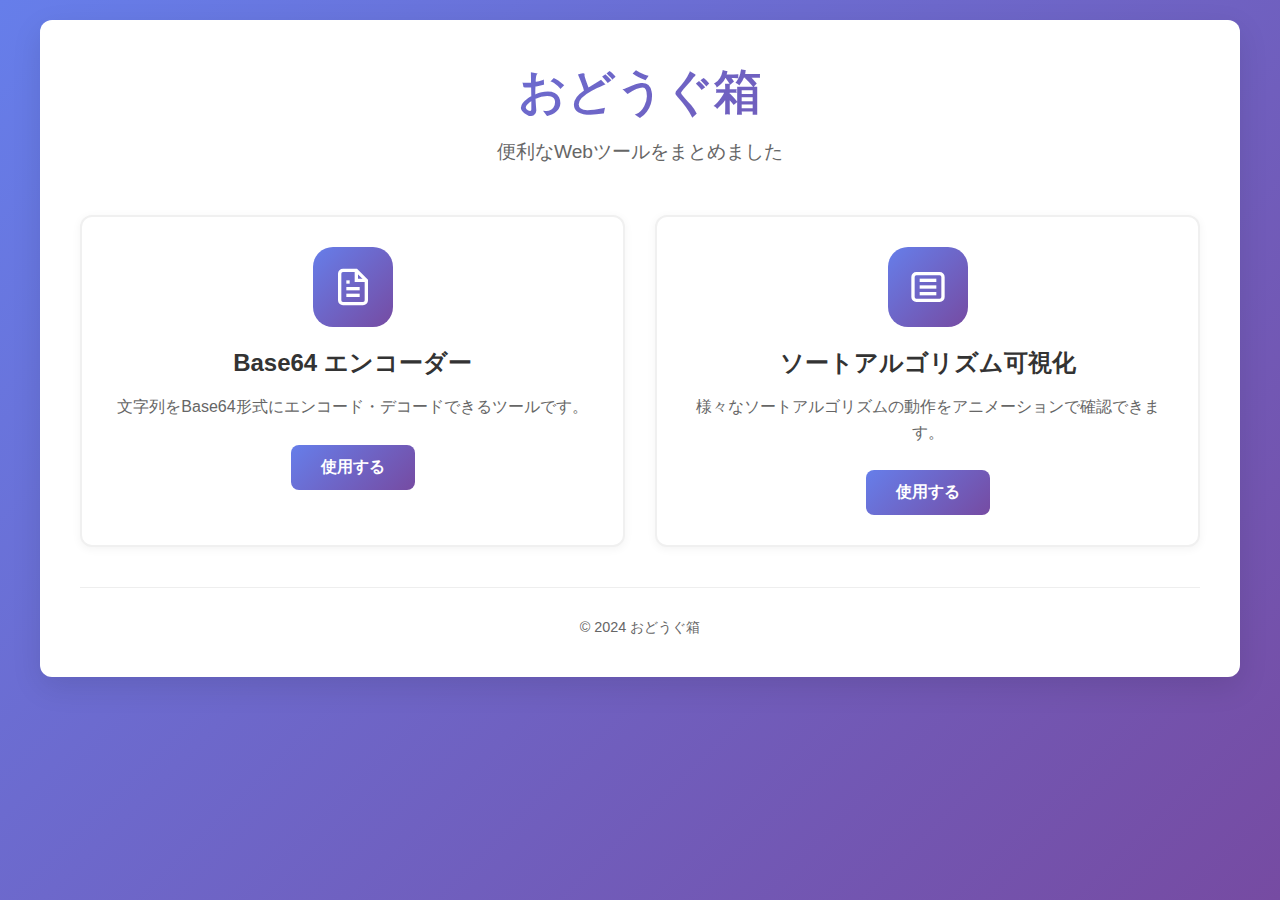
<file: index.html>
<!DOCTYPE html>
<html lang="ja">
<head>
    <meta charset="UTF-8">
    <meta name="viewport" content="width=device-width, initial-scale=1.0">
    <title>おどうぐ箱 - Webツール集</title>
    <link rel="stylesheet" href="styles.css">
</head>
<body>
    <div class="container">
        <header>
            <h1>おどうぐ箱</h1>
            <p>便利なWebツールをまとめました</p>
        </header>

        <main class="tools-grid">
            <div class="tool-card">
                <div class="tool-icon">
                    <svg viewBox="0 0 24 24" fill="none" stroke="currentColor" stroke-width="2">
                        <path d="M14 2H6a2 2 0 0 0-2 2v16a2 2 0 0 0 2 2h12a2 2 0 0 0 2-2V8z"/>
                        <polyline points="14,2 14,8 20,8"/>
                        <line x1="16" y1="13" x2="8" y2="13"/>
                        <line x1="16" y1="17" x2="8" y2="17"/>
                        <polyline points="10,9 9,9 8,9"/>
                    </svg>
                </div>
                <h2>Base64 エンコーダー</h2>
                <p>文字列をBase64形式にエンコード・デコードできるツールです。</p>
                <a href="base64.html" class="btn btn-primary">使用する</a>
            </div>

            <div class="tool-card">
                <div class="tool-icon">
                    <svg viewBox="0 0 24 24" fill="none" stroke="currentColor" stroke-width="2">
                        <rect x="3" y="4" width="18" height="16" rx="2"/>
                        <path d="M7 8h10"/>
                        <path d="M7 12h10"/>
                        <path d="M7 16h10"/>
                    </svg>
                </div>
                <h2>ソートアルゴリズム可視化</h2>
                <p>様々なソートアルゴリズムの動作をアニメーションで確認できます。</p>
                <a href="sorting.html" class="btn btn-primary">使用する</a>
            </div>
        </main>

        <footer>
            <p>&copy; 2024 おどうぐ箱</p>
        </footer>
    </div>
</body>
</html>
</file>
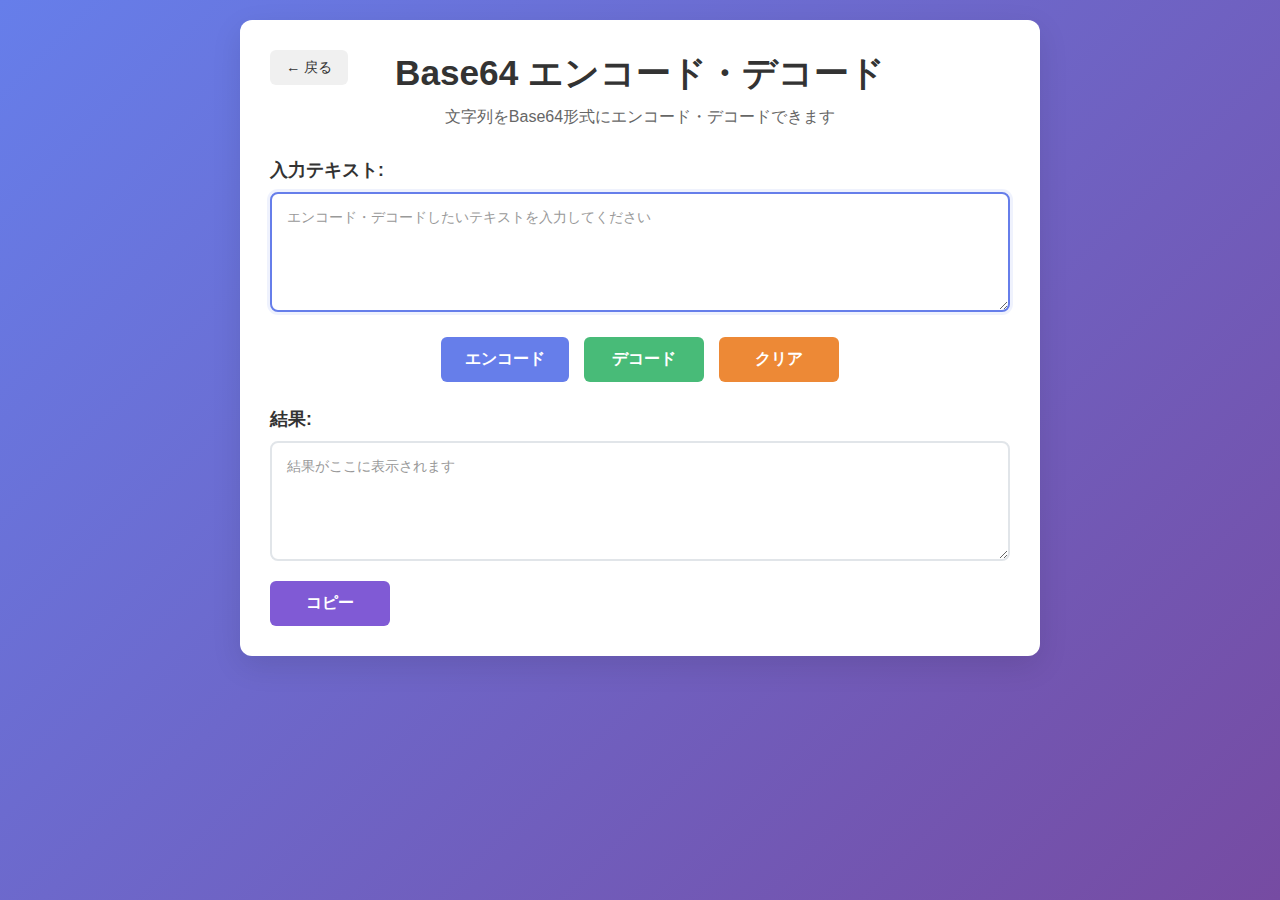
<file: base64.html>
<!DOCTYPE html>
<html lang="ja">
<head>
    <meta charset="UTF-8">
    <meta name="viewport" content="width=device-width, initial-scale=1.0">
    <title>Base64 エンコード・デコード</title>
    <link rel="stylesheet" href="base64.css">
</head>
<body>
    <div class="container">
        <header>
            <a href="index.html" class="back-btn">← 戻る</a>
            <h1>Base64 エンコード・デコード</h1>
            <p>文字列をBase64形式にエンコード・デコードできます</p>
        </header>

        <main>
            <div class="input-section">
                <label for="inputText">入力テキスト:</label>
                <textarea id="inputText" placeholder="エンコード・デコードしたいテキストを入力してください"></textarea>
            </div>

            <div class="button-section">
                <button id="encodeBtn" class="btn btn-primary">エンコード</button>
                <button id="decodeBtn" class="btn btn-secondary">デコード</button>
                <button id="clearBtn" class="btn btn-clear">クリア</button>
            </div>

            <div class="output-section">
                <label for="outputText">結果:</label>
                <textarea id="outputText" readonly placeholder="結果がここに表示されます"></textarea>
                <button id="copyBtn" class="btn btn-copy">コピー</button>
            </div>

            <div id="errorMsg" class="error-msg"></div>
        </main>
    </div>

    <script src="base64.js"></script>
</body>
</html>
</file>
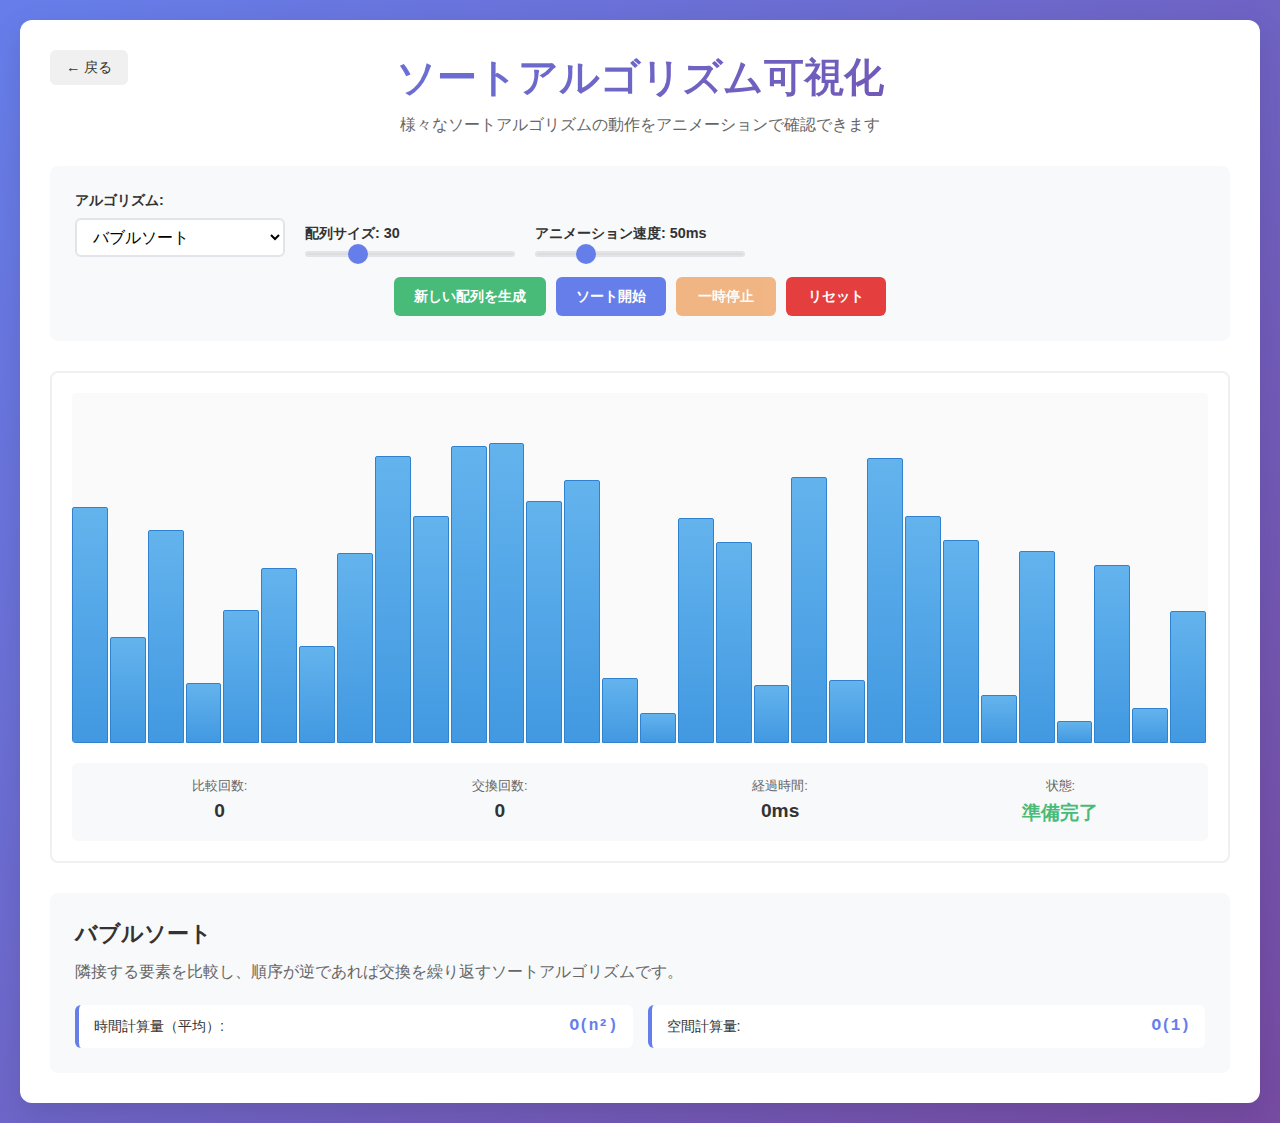
<file: sorting.html>
<!DOCTYPE html>
<html lang="ja">
<head>
    <meta charset="UTF-8">
    <meta name="viewport" content="width=device-width, initial-scale=1.0">
    <title>ソートアルゴリズム可視化 - おどうぐ箱</title>
    <link rel="stylesheet" href="sorting.css">
</head>
<body>
    <div class="container">
        <header>
            <a href="index.html" class="back-btn">← 戻る</a>
            <h1>ソートアルゴリズム可視化</h1>
            <p>様々なソートアルゴリズムの動作をアニメーションで確認できます</p>
        </header>

        <main>
            <div class="controls">
                <div class="control-group">
                    <label for="algorithmSelect">アルゴリズム:</label>
                    <select id="algorithmSelect">
                        <option value="bubble">バブルソート</option>
                        <option value="selection">選択ソート</option>
                        <option value="insertion">挿入ソート</option>
                        <option value="quick">クイックソート</option>
                        <option value="merge">マージソート</option>
                    </select>
                </div>

                <div class="control-group">
                    <label for="arraySizeSlider">配列サイズ: <span id="arraySizeValue">30</span></label>
                    <input type="range" id="arraySizeSlider" min="10" max="100" value="30">
                </div>

                <div class="control-group">
                    <label for="speedSlider">アニメーション速度: <span id="speedValue">50</span>ms</label>
                    <input type="range" id="speedSlider" min="10" max="200" value="50">
                </div>

                <div class="button-group">
                    <button id="generateBtn" class="btn btn-secondary">新しい配列を生成</button>
                    <button id="sortBtn" class="btn btn-primary">ソート開始</button>
                    <button id="pauseBtn" class="btn btn-warning" disabled>一時停止</button>
                    <button id="resetBtn" class="btn btn-clear">リセット</button>
                </div>
            </div>

            <div class="visualization">
                <div id="arrayContainer" class="array-container">
                    <!-- バーがここに動的に生成されます -->
                </div>
                <div class="statistics">
                    <div class="stat">
                        <span class="stat-label">比較回数:</span>
                        <span id="comparisons">0</span>
                    </div>
                    <div class="stat">
                        <span class="stat-label">交換回数:</span>
                        <span id="swaps">0</span>
                    </div>
                    <div class="stat">
                        <span class="stat-label">経過時間:</span>
                        <span id="elapsedTime">0ms</span>
                    </div>
                    <div class="stat">
                        <span class="stat-label">状態:</span>
                        <span id="status" class="status-ready">準備完了</span>
                    </div>
                </div>
            </div>

            <div class="algorithm-info">
                <h3 id="algoTitle">バブルソート</h3>
                <p id="algoDescription">隣接する要素を比較し、順序が逆であれば交換を繰り返すソートアルゴリズムです。</p>
                <div class="complexity">
                    <div class="complexity-item">
                        <span class="complexity-label">時間計算量（平均）:</span>
                        <span id="timeComplexity">O(n²)</span>
                    </div>
                    <div class="complexity-item">
                        <span class="complexity-label">空間計算量:</span>
                        <span id="spaceComplexity">O(1)</span>
                    </div>
                </div>
            </div>
        </main>
    </div>

    <script src="sorting.js"></script>
</body>
</html>
</file>
<file: styles.css>
* {
    margin: 0;
    padding: 0;
    box-sizing: border-box;
}

body {
    font-family: -apple-system, BlinkMacSystemFont, 'Segoe UI', Roboto, 'Helvetica Neue', Arial, sans-serif;
    background: linear-gradient(135deg, #667eea 0%, #764ba2 100%);
    min-height: 100vh;
    padding: 20px;
}

.container {
    max-width: 1200px;
    margin: 0 auto;
    background: white;
    border-radius: 12px;
    box-shadow: 0 10px 30px rgba(0, 0, 0, 0.1);
    padding: 40px;
}

header {
    text-align: center;
    margin-bottom: 50px;
}

header h1 {
    color: #333;
    font-size: 3rem;
    margin-bottom: 15px;
    font-weight: 700;
    background: linear-gradient(135deg, #667eea 0%, #764ba2 100%);
    -webkit-background-clip: text;
    -webkit-text-fill-color: transparent;
    background-clip: text;
}

header p {
    color: #666;
    font-size: 1.2rem;
}

.tools-grid {
    display: grid;
    grid-template-columns: repeat(auto-fit, minmax(300px, 1fr));
    gap: 30px;
    margin-bottom: 40px;
}

.tool-card {
    background: #fff;
    border: 2px solid #f0f0f0;
    border-radius: 12px;
    padding: 30px;
    text-align: center;
    transition: all 0.3s ease;
    box-shadow: 0 2px 10px rgba(0, 0, 0, 0.05);
}

.tool-card:hover {
    transform: translateY(-5px);
    box-shadow: 0 10px 30px rgba(0, 0, 0, 0.15);
    border-color: #667eea;
}

.tool-icon {
    width: 80px;
    height: 80px;
    margin: 0 auto 20px;
    background: linear-gradient(135deg, #667eea 0%, #764ba2 100%);
    border-radius: 20px;
    display: flex;
    align-items: center;
    justify-content: center;
    color: white;
}

.tool-icon svg {
    width: 40px;
    height: 40px;
}

.tool-card h2 {
    color: #333;
    font-size: 1.5rem;
    margin-bottom: 15px;
    font-weight: 600;
}

.tool-card p {
    color: #666;
    font-size: 1rem;
    line-height: 1.6;
    margin-bottom: 25px;
}

.btn {
    display: inline-block;
    padding: 12px 30px;
    text-decoration: none;
    border-radius: 8px;
    font-size: 1rem;
    font-weight: 600;
    transition: all 0.3s ease;
    border: none;
    cursor: pointer;
}

.btn-primary {
    background: linear-gradient(135deg, #667eea 0%, #764ba2 100%);
    color: white;
}

.btn-primary:hover {
    transform: translateY(-2px);
    box-shadow: 0 5px 15px rgba(102, 126, 234, 0.4);
}

footer {
    text-align: center;
    padding-top: 30px;
    border-top: 1px solid #eee;
    color: #666;
    font-size: 0.9rem;
}

@media (max-width: 768px) {
    .container {
        padding: 30px 20px;
        margin: 10px;
    }
    
    header h1 {
        font-size: 2.5rem;
    }
    
    header p {
        font-size: 1rem;
    }
    
    .tools-grid {
        grid-template-columns: 1fr;
        gap: 20px;
    }
    
    .tool-card {
        padding: 25px 20px;
    }
    
    .tool-icon {
        width: 70px;
        height: 70px;
        margin-bottom: 15px;
    }
    
    .tool-icon svg {
        width: 35px;
        height: 35px;
    }
    
    .tool-card h2 {
        font-size: 1.3rem;
    }
}

@media (max-width: 480px) {
    body {
        padding: 10px;
    }
    
    .container {
        padding: 20px 15px;
    }
    
    header h1 {
        font-size: 2rem;
    }
    
    header p {
        font-size: 0.9rem;
    }
    
    .tool-card {
        padding: 20px 15px;
    }
}
</file>
<file: base64.css>
* {
    margin: 0;
    padding: 0;
    box-sizing: border-box;
}

body {
    font-family: -apple-system, BlinkMacSystemFont, 'Segoe UI', Roboto, 'Helvetica Neue', Arial, sans-serif;
    background: linear-gradient(135deg, #667eea 0%, #764ba2 100%);
    min-height: 100vh;
    padding: 20px;
}

.container {
    max-width: 800px;
    margin: 0 auto;
    background: white;
    border-radius: 12px;
    box-shadow: 0 10px 30px rgba(0, 0, 0, 0.1);
    padding: 30px;
}

header {
    position: relative;
    text-align: center;
    margin-bottom: 30px;
}

.back-btn {
    position: absolute;
    left: 0;
    top: 0;
    padding: 8px 16px;
    background: #f0f0f0;
    color: #333;
    text-decoration: none;
    border-radius: 6px;
    font-size: 0.9rem;
    transition: all 0.3s ease;
}

.back-btn:hover {
    background: #e0e0e0;
    transform: translateX(-2px);
}

header h1 {
    color: #333;
    font-size: 2.2rem;
    margin-bottom: 10px;
    font-weight: 600;
}

header p {
    color: #666;
    font-size: 1rem;
}

main {
    display: flex;
    flex-direction: column;
    gap: 25px;
}

.input-section,
.output-section {
    display: flex;
    flex-direction: column;
    gap: 10px;
}

label {
    font-weight: 600;
    color: #333;
    font-size: 1.1rem;
}

textarea {
    width: 100%;
    min-height: 120px;
    padding: 15px;
    border: 2px solid #e1e5e9;
    border-radius: 8px;
    font-family: 'Monaco', 'Menlo', 'Ubuntu Mono', monospace;
    font-size: 14px;
    resize: vertical;
    transition: border-color 0.3s ease;
}

textarea:focus {
    outline: none;
    border-color: #667eea;
    box-shadow: 0 0 0 3px rgba(102, 126, 234, 0.1);
}

textarea::placeholder {
    color: #999;
}

.button-section {
    display: flex;
    gap: 15px;
    justify-content: center;
    flex-wrap: wrap;
}

.btn {
    padding: 12px 24px;
    border: none;
    border-radius: 6px;
    font-size: 1rem;
    font-weight: 600;
    cursor: pointer;
    transition: all 0.3s ease;
    min-width: 120px;
}

.btn-primary {
    background: #667eea;
    color: white;
}

.btn-primary:hover {
    background: #5a6fd8;
    transform: translateY(-2px);
}

.btn-secondary {
    background: #48bb78;
    color: white;
}

.btn-secondary:hover {
    background: #38a169;
    transform: translateY(-2px);
}

.btn-clear {
    background: #ed8936;
    color: white;
}

.btn-clear:hover {
    background: #dd7724;
    transform: translateY(-2px);
}

.btn-copy {
    background: #805ad5;
    color: white;
    align-self: flex-start;
    margin-top: 10px;
}

.btn-copy:hover {
    background: #6b46c1;
    transform: translateY(-2px);
}

.error-msg {
    color: #e53e3e;
    background: #fed7d7;
    padding: 12px;
    border-radius: 6px;
    border-left: 4px solid #e53e3e;
    display: none;
    font-weight: 500;
}

.error-msg.show {
    display: block;
}

@media (max-width: 768px) {
    .container {
        padding: 20px;
        margin: 10px;
    }
    
    header h1 {
        font-size: 1.8rem;
    }
    
    .button-section {
        flex-direction: column;
        align-items: center;
    }
    
    .btn {
        width: 100%;
        max-width: 200px;
    }
    
    textarea {
        min-height: 100px;
        font-size: 16px;
    }
}

@media (max-width: 480px) {
    body {
        padding: 10px;
    }
    
    .container {
        padding: 15px;
    }
    
    header h1 {
        font-size: 1.5rem;
    }
    
    header p {
        font-size: 0.9rem;
    }
}
</file>
<file: sorting.css>
* {
    margin: 0;
    padding: 0;
    box-sizing: border-box;
}

body {
    font-family: -apple-system, BlinkMacSystemFont, 'Segoe UI', Roboto, 'Helvetica Neue', Arial, sans-serif;
    background: linear-gradient(135deg, #667eea 0%, #764ba2 100%);
    min-height: 100vh;
    padding: 20px;
}

.container {
    max-width: 1400px;
    margin: 0 auto;
    background: white;
    border-radius: 12px;
    box-shadow: 0 10px 30px rgba(0, 0, 0, 0.1);
    padding: 30px;
}

header {
    position: relative;
    text-align: center;
    margin-bottom: 30px;
}

.back-btn {
    position: absolute;
    left: 0;
    top: 0;
    padding: 8px 16px;
    background: #f0f0f0;
    color: #333;
    text-decoration: none;
    border-radius: 6px;
    font-size: 0.9rem;
    transition: all 0.3s ease;
}

.back-btn:hover {
    background: #e0e0e0;
    transform: translateX(-2px);
}

header h1 {
    color: #333;
    font-size: 2.5rem;
    margin-bottom: 10px;
    font-weight: 700;
    background: linear-gradient(135deg, #667eea 0%, #764ba2 100%);
    -webkit-background-clip: text;
    -webkit-text-fill-color: transparent;
    background-clip: text;
}

header p {
    color: #666;
    font-size: 1rem;
}

.controls {
    background: #f8f9fa;
    border-radius: 8px;
    padding: 25px;
    margin-bottom: 30px;
    display: grid;
    grid-template-columns: repeat(auto-fit, minmax(200px, 1fr));
    gap: 20px;
    align-items: end;
}

.control-group {
    display: flex;
    flex-direction: column;
    gap: 8px;
}

.control-group label {
    font-weight: 600;
    color: #333;
    font-size: 0.9rem;
}

select, input[type="range"] {
    padding: 8px 12px;
    border: 2px solid #e1e5e9;
    border-radius: 6px;
    font-size: 1rem;
    background: white;
    transition: border-color 0.3s ease;
}

select:focus, input[type="range"]:focus {
    outline: none;
    border-color: #667eea;
}

input[type="range"] {
    -webkit-appearance: none;
    height: 6px;
    background: #ddd;
    border-radius: 3px;
    padding: 0;
}

input[type="range"]::-webkit-slider-thumb {
    -webkit-appearance: none;
    width: 20px;
    height: 20px;
    background: #667eea;
    border-radius: 50%;
    cursor: pointer;
}

input[type="range"]::-moz-range-thumb {
    width: 20px;
    height: 20px;
    background: #667eea;
    border-radius: 50%;
    cursor: pointer;
    border: none;
}

.button-group {
    display: flex;
    gap: 10px;
    flex-wrap: wrap;
    grid-column: 1 / -1;
    justify-content: center;
}

.btn {
    padding: 10px 20px;
    border: none;
    border-radius: 6px;
    font-size: 0.9rem;
    font-weight: 600;
    cursor: pointer;
    transition: all 0.3s ease;
    min-width: 100px;
}

.btn:disabled {
    opacity: 0.6;
    cursor: not-allowed;
    transform: none !important;
}

.btn-primary {
    background: #667eea;
    color: white;
}

.btn-primary:hover:not(:disabled) {
    background: #5a6fd8;
    transform: translateY(-2px);
}

.btn-secondary {
    background: #48bb78;
    color: white;
}

.btn-secondary:hover:not(:disabled) {
    background: #38a169;
    transform: translateY(-2px);
}

.btn-warning {
    background: #ed8936;
    color: white;
}

.btn-warning:hover:not(:disabled) {
    background: #dd7724;
    transform: translateY(-2px);
}

.btn-clear {
    background: #e53e3e;
    color: white;
}

.btn-clear:hover:not(:disabled) {
    background: #c53030;
    transform: translateY(-2px);
}

.visualization {
    background: white;
    border: 2px solid #f0f0f0;
    border-radius: 8px;
    padding: 20px;
    margin-bottom: 30px;
}

.array-container {
    position: relative;
    height: 350px;
    margin-bottom: 20px;
    background: #fafafa;
    border-radius: 4px;
    overflow: hidden;
}

.array-bar {
    position: absolute;
    bottom: 0;
    background: linear-gradient(to top, #4299e1, #63b3ed);
    border-radius: 2px 2px 0 0;
    transition: all 0.3s ease;
    border: 1px solid #3182ce;
}

.array-bar.comparing {
    background: linear-gradient(to top, #ed8936, #f6ad55);
    border-color: #dd7724;
    transform: translateY(-5px);
}

.array-bar.swapping {
    background: linear-gradient(to top, #e53e3e, #fc8181);
    border-color: #c53030;
    transform: translateY(-8px);
}

.array-bar.sorted {
    background: linear-gradient(to top, #48bb78, #68d391);
    border-color: #38a169;
}

.array-bar.pivot {
    background: linear-gradient(to top, #805ad5, #b794f6);
    border-color: #6b46c1;
    transform: translateY(-10px);
}

.statistics {
    display: grid;
    grid-template-columns: repeat(auto-fit, minmax(150px, 1fr));
    gap: 15px;
    background: #f8f9fa;
    padding: 15px;
    border-radius: 6px;
}

.stat {
    display: flex;
    flex-direction: column;
    align-items: center;
    gap: 5px;
}

.stat-label {
    font-size: 0.8rem;
    color: #666;
    font-weight: 500;
}

.stat-label + span {
    font-size: 1.2rem;
    font-weight: 700;
    color: #333;
}

.status-ready {
    color: #48bb78 !important;
}

.status-sorting {
    color: #667eea !important;
}

.status-paused {
    color: #ed8936 !important;
}

.status-completed {
    color: #38a169 !important;
}

.algorithm-info {
    background: #f8f9fa;
    border-radius: 8px;
    padding: 25px;
}

.algorithm-info h3 {
    color: #333;
    font-size: 1.4rem;
    margin-bottom: 10px;
    font-weight: 600;
}

.algorithm-info p {
    color: #666;
    line-height: 1.6;
    margin-bottom: 20px;
}

.complexity {
    display: grid;
    grid-template-columns: repeat(auto-fit, minmax(200px, 1fr));
    gap: 15px;
}

.complexity-item {
    display: flex;
    justify-content: space-between;
    align-items: center;
    background: white;
    padding: 12px 15px;
    border-radius: 6px;
    border-left: 4px solid #667eea;
}

.complexity-label {
    font-weight: 500;
    color: #333;
    font-size: 0.9rem;
}

.complexity-item span:last-child {
    font-family: 'Monaco', 'Menlo', 'Ubuntu Mono', monospace;
    font-weight: 700;
    color: #667eea;
    font-size: 1rem;
}

@media (max-width: 1024px) {
    .controls {
        grid-template-columns: 1fr;
        gap: 15px;
    }
    
    .button-group {
        grid-column: 1;
    }
    
    .array-container {
        height: 300px;
    }
}

@media (max-width: 768px) {
    .container {
        padding: 20px;
        margin: 10px;
    }
    
    header h1 {
        font-size: 2rem;
    }
    
    .back-btn {
        position: static;
        margin-bottom: 15px;
        display: inline-block;
    }
    
    header {
        text-align: left;
    }
    
    .controls {
        padding: 20px;
    }
    
    .button-group {
        flex-direction: column;
        align-items: stretch;
    }
    
    .btn {
        width: 100%;
    }
    
    .array-container {
        height: 250px;
    }
    
    .statistics {
        grid-template-columns: repeat(2, 1fr);
        gap: 10px;
    }
    
    .complexity {
        grid-template-columns: 1fr;
        gap: 10px;
    }
    
    .complexity-item {
        flex-direction: column;
        align-items: flex-start;
        gap: 5px;
    }
}

@media (max-width: 480px) {
    body {
        padding: 10px;
    }
    
    .container {
        padding: 15px;
    }
    
    header h1 {
        font-size: 1.8rem;
    }
    
    .controls {
        padding: 15px;
    }
    
    .array-container {
        height: 200px;
    }
    
    .statistics {
        grid-template-columns: 1fr;
    }
    
    .algorithm-info {
        padding: 20px;
    }
}
</file>
